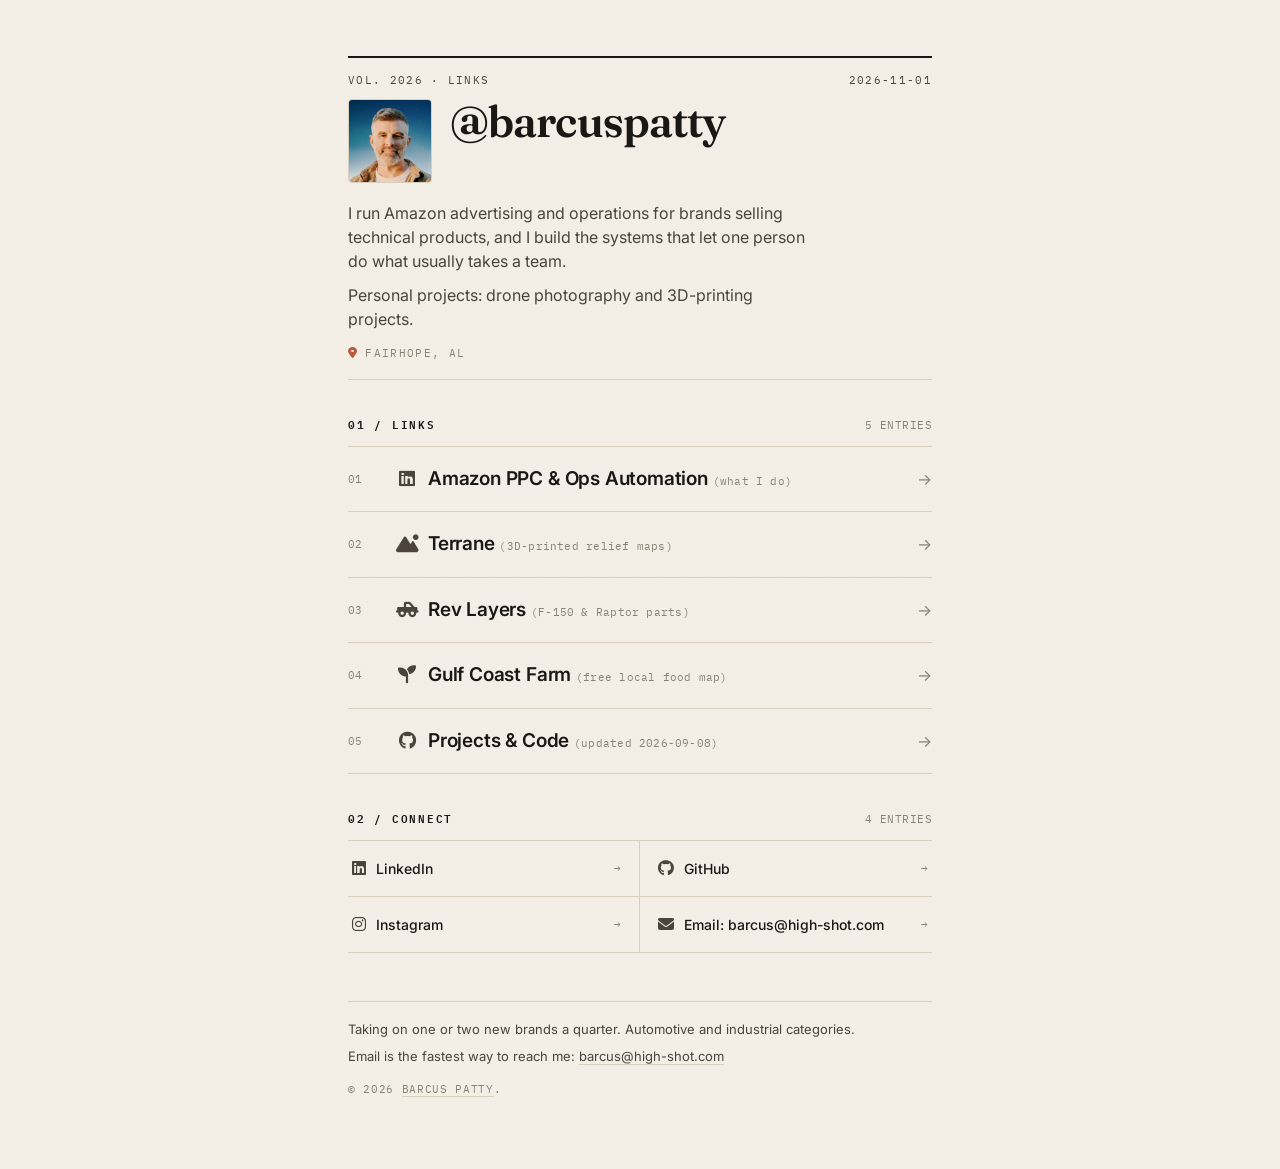
<file: index.html>
<!DOCTYPE html>
<html lang="en">
<head>
  <meta charset="UTF-8" />
  <meta name="viewport" content="width=device-width, initial-scale=1.0, viewport-fit=cover" />
  <title>Barcus Patty</title>

  <meta name="last-modified" content="2026-11-01T02:55:41+0000">
  <meta name="theme-color" media="(prefers-color-scheme: light)" content="#f3efe7">
  <meta name="theme-color" media="(prefers-color-scheme: dark)" content="#0e0f12">
  <meta name="apple-mobile-web-app-capable" content="yes">
  <meta name="apple-mobile-web-app-status-bar-style" content="black-translucent">

  <meta property="og:title" content="Barcus Patty" />
  <meta name="author" content="@barcuspatty" />
  <meta property="og:locale" content="en_US" />
  <meta name="description" content="I run Amazon advertising and operations for brands selling technical products, and I build the systems that let one person do what usually takes a team." />
  <meta property="og:description" content="I run Amazon advertising and operations for brands selling technical products, and I build the systems that let one person do what usually takes a team." />
  <meta property="og:site_name" content="Barcus Patty" />
  <meta property="og:image" content="./images/profile.jpeg" />
  <meta property="og:type" content="article" />
  <meta name="twitter:card" content="summary_large_image" />
  <meta property="twitter:image" content="./images/profile.jpeg" />
  <meta property="twitter:title" content="Barcus Patty" />

  <link rel="apple-touch-icon" sizes="180x180" href="./images/favicons/apple-touch-icon.png">
  <link rel="icon" type="image/png" sizes="32x32" href="./images/favicons/favicon-32x32.png">
  <link rel="icon" type="image/png" sizes="16x16" href="./images/favicons/favicon-16x16.png">
  <link rel="manifest" href="./images/favicons/site.webmanifest">
  <link rel="shortcut icon" href="./images/favicons/favicon.ico">
  <meta name="apple-mobile-web-app-title" content="Barcus Patty">
  <meta name="application-name" content="Barcus Patty">

  <link rel="preconnect" href="https://fonts.googleapis.com">
  <link rel="preconnect" href="https://fonts.gstatic.com" crossorigin>
  <link rel="stylesheet" href="https://fonts.googleapis.com/css2?family=Fraunces:opsz,wght@9..144,400;9..144,600;9..144,700&family=IBM+Plex+Mono:wght@400;500&family=Inter:wght@400;500;600&display=swap">
  <link rel="stylesheet" href="https://cdnjs.cloudflare.com/ajax/libs/font-awesome/6.5.1/css/all.min.css" referrerpolicy="no-referrer">
  <link rel="stylesheet" href="./styles.css?v=2026-11-01T02:55:41+0000" />
  
</head>
<body>
  
  <main class="page">
    <header class="masthead">
      <div class="masthead-meta mono">
        <span>VOL. 2026 · LINKS</span>
        <span>2026-11-01</span>
      </div>
      <div class="masthead-head">
        <img src="./images/profile.jpeg" alt="@barcuspatty" class="masthead-avatar" />
        <div class="masthead-headline">
          <h1 class="masthead-name serif">@barcuspatty</h1>
        </div>
      </div>
      <p class="masthead-bio">I run Amazon advertising and operations for brands selling technical products, and I build the systems that let one person do what usually takes a team.</p>
      <p class="masthead-bio">Personal projects: drone photography and 3D-printing projects.</p>
      <p class="masthead-location mono"><i class="fa-solid fa-location-dot" aria-hidden="true"></i><span>Fairhope, AL</span></p>
    </header>

    
    <section class="section">
      <div class="section-head">
        <h2 class="section-label mono">01 / Links</h2>
        <span class="section-count mono">5 ENTRIES</span>
      </div>
      <div class="links">
        
          
          <a href="https://www.linkedin.com/in/barcuspatty/" target="_blank" class="link-row" alt="Barcus Patty on LinkedIn" title="Amazon advertising and operations automation">
            <span class="link-row-index mono">01</span>
            <div class="link-row-body">
              <div class="link-row-title">
                <i class="fa-brands fa-linkedin"></i>
                <span>Amazon PPC & Ops Automation <span class='link-button-text'>(what I do)</span></span>
              </div>
            </div>
            <span class="link-row-arrow">&rarr;</span>
          </a>
        
          
          <a href="https://terranemaps.com" target="_blank" class="link-row" alt="Terrane custom 3D-printed topographic map plates" title="Terrane: custom 3D-printed relief maps">
            <span class="link-row-index mono">02</span>
            <div class="link-row-body">
              <div class="link-row-title">
                <i class="fa-solid fa-mountain-sun"></i>
                <span>Terrane <span class='link-button-text'>(3D-printed relief maps)</span></span>
              </div>
            </div>
            <span class="link-row-arrow">&rarr;</span>
          </a>
        
          
          <a href="https://revlayers.com" target="_blank" class="link-row" alt="Rev Layers 3D-printed TPU parts for Ford F-150 and Raptor" title="Rev Layers: 3D-printed TPU truck parts">
            <span class="link-row-index mono">03</span>
            <div class="link-row-body">
              <div class="link-row-title">
                <i class="fa-solid fa-truck-pickup"></i>
                <span>Rev Layers <span class='link-button-text'>(F-150 & Raptor parts)</span></span>
              </div>
            </div>
            <span class="link-row-arrow">&rarr;</span>
          </a>
        
          
          <a href="https://gulfcoastfarm.com" target="_blank" class="link-row" alt="Free directory of Gulf Coast farms, markets, and seafood" title="Gulf Coast Farm: free local food directory">
            <span class="link-row-index mono">04</span>
            <div class="link-row-body">
              <div class="link-row-title">
                <i class="fa-solid fa-seedling"></i>
                <span>Gulf Coast Farm <span class='link-button-text'>(free local food map)</span></span>
              </div>
            </div>
            <span class="link-row-arrow">&rarr;</span>
          </a>
        
          
          <a href="https://github.com/barcuspatty" target="_blank" class="link-row" alt="Barcus Patty on GitHub" title="Open source projects and tools">
            <span class="link-row-index mono">05</span>
            <div class="link-row-body">
              <div class="link-row-title">
                <i class="fa-brands fa-github"></i>
                <span>Projects & Code <span class='link-button-text'>(updated 2026-09-08)</span></span>
              </div>
            </div>
            <span class="link-row-arrow">&rarr;</span>
          </a>
        
      </div>
    </section>

    
    <section class="section">
      <div class="section-head">
        <h2 class="section-label mono">02 / Connect</h2>
        <span class="section-count mono">4 ENTRIES</span>
      </div>
      <div class="socials">
        
          
          <a href="https://www.linkedin.com/in/barcuspatty/" title="LinkedIn" target="_blank" class="social-cell" alt="Barcus Patty on LinkedIn">
            <span class="social-cell-label">
              <i class="fa-brands fa-linkedin"></i>
              <span>LinkedIn</span>
            </span>
            <span class="social-cell-arrow">&rarr;</span>
          </a>
        
          
          <a href="https://github.com/barcuspatty" title="GitHub" target="_blank" class="social-cell" alt="Barcus Patty on GitHub">
            <span class="social-cell-label">
              <i class="fa-brands fa-github"></i>
              <span>GitHub</span>
            </span>
            <span class="social-cell-arrow">&rarr;</span>
          </a>
        
          
          <a href="https://www.instagram.com/barcus.p/" title="Instagram" target="_blank" class="social-cell" alt="Barcus Patty on Instagram">
            <span class="social-cell-label">
              <i class="fa-brands fa-instagram"></i>
              <span>Instagram</span>
            </span>
            <span class="social-cell-arrow">&rarr;</span>
          </a>
        
          
          <a href="mailto:barcus@high-shot.com" title="Email: barcus@high-shot.com" target="_self" class="social-cell" alt="Email Barcus">
            <span class="social-cell-label">
              <i class="fa-solid fa-envelope"></i>
              <span>Email: barcus@high-shot.com</span>
            </span>
            <span class="social-cell-arrow">&rarr;</span>
          </a>
        
      </div>
    </section>

    <footer class="footer">
      <div class="footer-text"><p>Taking on one or two new brands a quarter. Automotive and industrial categories.</p> <p>Email is the fastest way to reach me: <a href="mailto:barcus@high-shot.com">barcus@high-shot.com</a></p>
</div>
      <div class="footer-meta mono">
        <span>© 2026 <a href="https://github.com/barcuspatty" target="_blank">Barcus Patty</a>.
</span>
      </div>
    </footer>
  </main>

  <script src="./scripts.js?v=2026-11-01T02:55:41+0000"></script>
  
  
</body>
</html>
</file>
<file: styles.css>
/* newsprint — editorial-paper meets developer mono.
   Cream paper with charcoal ink in
   light mode, warm-charcoal paper with bone ink in dark mode; serif name,
   sans body, mono accents (entry numbers, labels, dates). The signature
   move is the newspaper masthead with VOL/date and numbered link rows
   that nudge right on hover. Auto-switches with system appearance. */
:root {
  --bg: #f3efe7;
  --bg-2: #ebe6db;
  --ink: #1a1815;
  --ink-2: #4a443c;
  --muted: #8a8175;
  --rule: #d8cfbf;
  --rule-strong: #1a1815;
  --accent: oklch(58% 0.13 38);
  --accent-2: oklch(58% 0.13 145);
  --card: #ffffff;
  --shadow: 0 1px 0 rgba(26, 24, 21, 0.06), 0 8px 24px -16px rgba(26, 24, 21, 0.18);
  --language-switcher-bg: var(--card);
  --language-switcher-fg: var(--ink);
  --language-switcher-border: var(--rule);
  --language-switcher-hover: var(--bg-2);
  --language-switcher-active-bg: var(--rule-strong);
  --language-switcher-active-fg: var(--bg);
  --language-switcher-focus: var(--accent);
  --language-switcher-shadow: var(--shadow);
}

/* Dark mode. Auto-switches via system appearance unless pinned via
   `color_scheme: light|dark` in config.yml. */
@media (prefers-color-scheme: dark) {
  :root:not(.scheme-light) {
    --bg: #0e0f12;
    --bg-2: #15171c;
    --ink: #ecead8;
    --ink-2: #b8b6a4;
    --muted: #6f6e62;
    --rule: #26282f;
    --rule-strong: #ecead8;
    --accent: oklch(72% 0.15 75);
    --accent-2: oklch(72% 0.13 175);
    --card: #181a20;
    --shadow: 0 1px 0 rgba(0, 0, 0, 0.4), 0 12px 32px -18px rgba(0, 0, 0, 0.6);
  }
}
:root.scheme-dark {
  --bg: #0e0f12;
  --bg-2: #15171c;
  --ink: #ecead8;
  --ink-2: #b8b6a4;
  --muted: #6f6e62;
  --rule: #26282f;
  --rule-strong: #ecead8;
  --accent: oklch(72% 0.15 75);
  --accent-2: oklch(72% 0.13 175);
  --card: #181a20;
  --shadow: 0 1px 0 rgba(0, 0, 0, 0.4), 0 12px 32px -18px rgba(0, 0, 0, 0.6);
}

* { box-sizing: border-box; }
html, body { margin: 0; padding: 0; }

body {
  background: var(--bg);
  color: var(--ink);
  font-family: 'Inter', -apple-system, BlinkMacSystemFont, 'Segoe UI', sans-serif;
  -webkit-font-smoothing: antialiased;
  -moz-osx-font-smoothing: grayscale;
  min-height: 100vh;
  font-size: 16px;
  line-height: 1.5;
  padding: env(safe-area-inset-top) 0 env(safe-area-inset-bottom);
}

/* Subtle dotted halftone overlay — gives the cream "paper" feel without
   loading an image. Drops to low opacity in dark mode. */
body::before {
  content: "";
  position: fixed;
  inset: 0;
  pointer-events: none;
  background-image: radial-gradient(rgba(0, 0, 0, 0.025) 1px, transparent 1px);
  background-size: 3px 3px;
  opacity: 0.5;
  z-index: 0;
  mix-blend-mode: multiply;
}
@media (prefers-color-scheme: dark) {
  :root:not(.scheme-light) body::before { mix-blend-mode: screen; opacity: 0.15; }
}
:root.scheme-dark body::before { mix-blend-mode: screen; opacity: 0.15; }

a { color: inherit; text-decoration: none; }

a:focus-visible {
  outline: 2px solid var(--accent);
  outline-offset: 3px;
  border-radius: 2px;
}

.mono {
  font-family: 'IBM Plex Mono', ui-monospace, SFMono-Regular, Menlo, monospace;
}
.serif {
  font-family: 'Fraunces', Georgia, 'Times New Roman', serif;
}

.page {
  position: relative;
  z-index: 1;
  max-width: 640px;
  margin: 0 auto;
  padding: 56px 28px 72px;
}

/* Masthead */
.masthead {
  border-top: 2px solid var(--rule-strong);
  border-bottom: 1px solid var(--rule);
  padding: 14px 0 18px;
  margin-bottom: 36px;
}
.masthead-meta {
  display: flex;
  justify-content: space-between;
  font-size: 11px;
  letter-spacing: 0.12em;
  text-transform: uppercase;
  color: var(--ink-2);
  margin-bottom: 10px;
}
.masthead-head {
  display: flex;
  gap: 18px;
  align-items: flex-start;
}
.masthead-avatar {
  width: clamp(72px, 18vw, 84px);
  height: clamp(72px, 18vw, 84px);
  border-radius: 4px;
  object-fit: cover;
  border: 1px solid var(--rule);
  flex-shrink: 0;
  max-width: 100%;
}
.masthead-headline { flex: 1; min-width: 0; }
.masthead-name {
  margin: 0;
  font-size: clamp(34px, 9vw, 44px);
  line-height: 1;
  letter-spacing: -0.02em;
  font-weight: 600;
  word-break: break-word;
}
.masthead-bio {
  margin: 18px 0 0;
  font-size: 16px;
  line-height: 1.5;
  color: var(--ink-2);
  max-width: 460px;
}
.masthead-bio + .masthead-bio { margin-top: 10px; }
.masthead-location {
  display: flex;
  align-items: center;
  gap: 7px;
  margin: 14px 0 0;
  font-size: 11px;
  letter-spacing: 0.12em;
  text-transform: uppercase;
  color: var(--muted);
}
.masthead-location i {
  font-size: 12px;
  color: var(--accent);
}
.masthead-bio + .masthead-bio { margin-top: 10px; }
.masthead-location {
  display: flex;
  align-items: center;
  gap: 7px;
  margin: 14px 0 0;
  font-size: 11px;
  letter-spacing: 0.12em;
  text-transform: uppercase;
  color: var(--muted);
}
.masthead-location i {
  font-size: 12px;
  color: var(--accent);
}

/* Section */
.section { margin-bottom: 36px; }
.section-head {
  display: flex;
  justify-content: space-between;
  align-items: baseline;
  margin-bottom: 12px;
  gap: 12px;
}
.section-label {
  margin: 0;
  font-size: 11px;
  letter-spacing: 0.16em;
  text-transform: uppercase;
  font-weight: 600;
  color: var(--ink);
}
.section-count {
  font-size: 11px;
  color: var(--muted);
  letter-spacing: 0.04em;
  text-transform: uppercase;
}

/* Link rows — numbered, with arrow that nudges right on hover */
.links { display: flex; flex-direction: column; }
.link-row {
  display: grid;
  grid-template-columns: 32px 1fr auto;
  gap: 16px;
  align-items: center;
  padding: 18px 0;
  border-top: 1px solid var(--rule);
  color: var(--ink);
  transition: padding-left 0.18s ease, color 0.18s ease;
  min-height: 48px; /* meet 44px tap target with comfort */
}
.link-row:last-child { border-bottom: 1px solid var(--rule); }
.link-row:hover { padding-left: 12px; }
.link-row-index {
  font-size: 11px;
  color: var(--muted);
  letter-spacing: 0.04em;
}
.link-row-body { min-width: 0; }
.link-row-title {
  font-size: 19px;
  font-weight: 600;
  letter-spacing: -0.01em;
  display: flex;
  align-items: center;
  gap: 10px;
  flex-wrap: wrap;
}
.link-row-title i {
  font-size: 18px;
  color: var(--ink-2);
  width: 22px;
  text-align: center;
  flex-shrink: 0;
}
.link-button-text {
  font-family: 'IBM Plex Mono', ui-monospace, monospace;
  font-size: 11px;
  color: var(--muted);
  font-weight: 400;
  letter-spacing: 0.02em;
}
.link-row-arrow {
  font-size: 16px;
  color: var(--muted);
  transition: color 0.18s ease, transform 0.18s ease;
}
.link-row:hover .link-row-arrow {
  color: var(--accent);
  transform: translateX(4px);
}

/* "Latest" link variant — small accent-colored "NEW" tag inline.
   Text wraps to 2 lines so long RSS / YouTube titles stay readable. */
.link-latest-badge {
  display: inline-block;
  font-family: 'IBM Plex Mono', ui-monospace, monospace;
  font-size: 10px;
  font-weight: 600;
  letter-spacing: 0.12em;
  padding: 2px 6px;
  margin-right: 8px;
  background: var(--accent);
  color: var(--bg);
  border-radius: 2px;
  vertical-align: 1px;
}
.link-row.link-latest .link-row-body span:not(.link-button-text) {
  display: -webkit-box;
  -webkit-box-orient: vertical;
  -webkit-line-clamp: 2;
          line-clamp: 2;
  overflow: hidden;
  overflow-wrap: anywhere;
  line-height: 1.3;
}

/* Connect grid (socials) */
.socials {
  display: grid;
  grid-template-columns: repeat(2, 1fr);
  border-top: 1px solid var(--rule);
}
.social-cell {
  padding: 16px 4px;
  border-bottom: 1px solid var(--rule);
  color: var(--ink);
  display: flex;
  justify-content: space-between;
  align-items: center;
  gap: 12px;
  min-height: 56px;
  transition: color 0.18s ease;
}
.social-cell:hover { color: var(--accent); }
.social-cell:nth-child(odd) {
  border-right: 1px solid var(--rule);
  padding-right: 18px;
}
.social-cell:nth-child(even) { padding-left: 18px; }
.social-cell-label {
  font-size: 14px;
  font-weight: 500;
  display: flex;
  align-items: center;
  gap: 10px;
  min-width: 0;
}
.social-cell-label > span {
  overflow: hidden;
  text-overflow: ellipsis;
  white-space: nowrap;
}
.social-cell-label i { font-size: 16px; color: var(--ink-2); flex-shrink: 0; }
.social-cell-arrow {
  font-size: 11px;
  color: var(--muted);
  font-family: 'IBM Plex Mono', ui-monospace, monospace;
  flex-shrink: 0;
}

/* Footer */
.footer {
  margin-top: 48px;
  padding-top: 18px;
  border-top: 1px solid var(--rule);
  font-size: 11px;
  color: var(--muted);
  letter-spacing: 0.06em;
  text-transform: uppercase;
}
.footer-text a { color: inherit; border-bottom: 1px solid var(--rule); }
.footer-text p { margin: 0 0 8px; }
.footer-text p:last-child { margin-bottom: 0; }
.footer-text a { color: inherit; border-bottom: 1px solid var(--rule); }
.footer-text p { margin: 0 0 8px; }
.footer-text p:last-child { margin-bottom: 0; }
.footer-text {
  margin-bottom: 14px;
  text-transform: none;
  letter-spacing: normal;
  font-size: 13px;
  color: var(--ink-2);
  font-family: 'Inter', sans-serif;
}
.footer-meta {
  display: flex;
  justify-content: space-between;
  gap: 12px;
  flex-wrap: wrap;
}
.footer-meta a { color: inherit; border-bottom: 1px solid var(--rule); }

@media (max-width: 480px) {
  .page { padding: 40px 20px 56px; }
  .link-row { grid-template-columns: 28px 1fr auto; gap: 12px; }
  .link-row-title { font-size: 17px; }
  .social-cell-label { font-size: 13px; }
}

@media (prefers-reduced-motion: reduce) {
  *, *::before, *::after { transition: none !important; animation: none !important; }
  .link-row:hover { padding-left: 0; }
  .link-row:hover .link-row-arrow { transform: none; }
}
</file>
